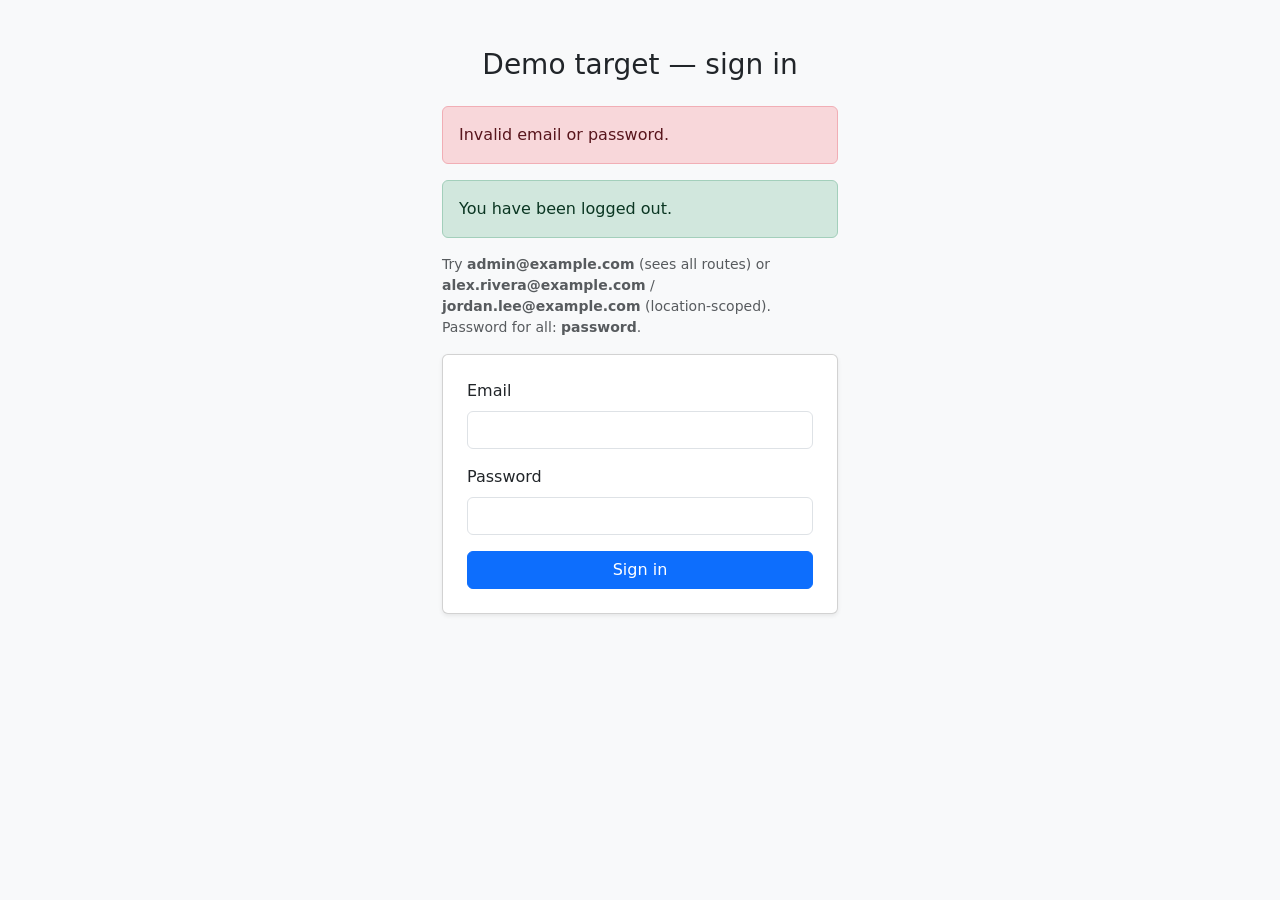
<file: src/main/resources/templates/login.html>
<!DOCTYPE html>
<html xmlns:th="http://www.thymeleaf.org" xmlns:sec="http://www.thymeleaf.org/extras/spring-security">
<head>
    <meta charset="UTF-8">
    <title>Login</title>
    <link rel="stylesheet" href="https://cdn.jsdelivr.net/npm/bootstrap@5.3.2/dist/css/bootstrap.min.css">
</head>
<body class="bg-light">
<div class="container mt-5" style="max-width:420px;">
    <h1 class="h3 mb-4 text-center">Demo target — sign in</h1>
    <div th:if="${param.error}" class="alert alert-danger">Invalid email or password.</div>
    <div th:if="${param.logout}" class="alert alert-success">You have been logged out.</div>
    <p class="text-muted small">Try <strong>admin@example.com</strong> (sees all routes) or
        <strong>alex.rivera@example.com</strong> / <strong>jordan.lee@example.com</strong> (location-scoped). Password for all: <strong>password</strong>.</p>
    <form th:action="@{/login}" method="post" class="card shadow-sm">
        <div class="card-body p-4">
            <div th:replace="~{fragments/csrf :: csrfInput}"></div>
            <div class="mb-3">
                <label class="form-label" for="username">Email</label>
                <input class="form-control" id="username" name="username" type="email" autocomplete="username" required>
            </div>
            <div class="mb-3">
                <label class="form-label" for="password">Password</label>
                <input class="form-control" id="password" name="password" type="password" autocomplete="current-password" required>
            </div>
            <button type="submit" class="btn btn-primary w-100">Sign in</button>
        </div>
    </form>
</div>
</body>
</html>
</file>
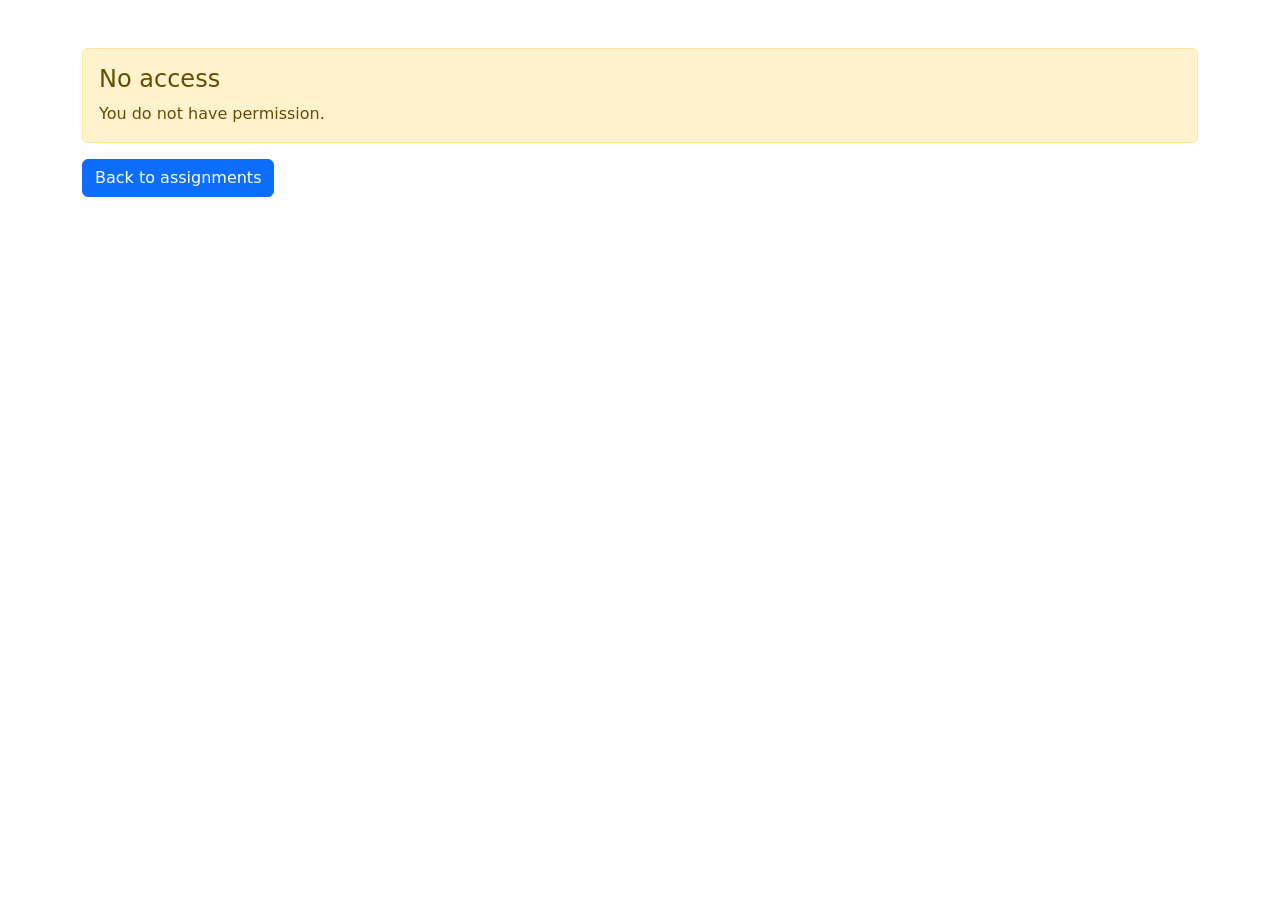
<file: src/main/resources/templates/no-access.html>
<!DOCTYPE html>
<html xmlns:th="http://www.thymeleaf.org">
<head>
    <meta charset="UTF-8">
    <title>Access denied</title>
    <link rel="stylesheet" href="https://cdn.jsdelivr.net/npm/bootstrap@5.3.2/dist/css/bootstrap.min.css">
</head>
<body>
<div class="container mt-5">
    <div th:replace="~{fragments/nav :: nav ('assignments')}"></div>
    <div class="alert alert-warning mt-3">
        <h1 class="h4">No access</h1>
        <p class="mb-0" th:text="${message} ?: 'You do not have permission for this area.'">You do not have permission.</p>
    </div>
    <a th:href="@{/assignments}" class="btn btn-primary">Back to assignments</a>
</div>
</body>
</html>
</file>
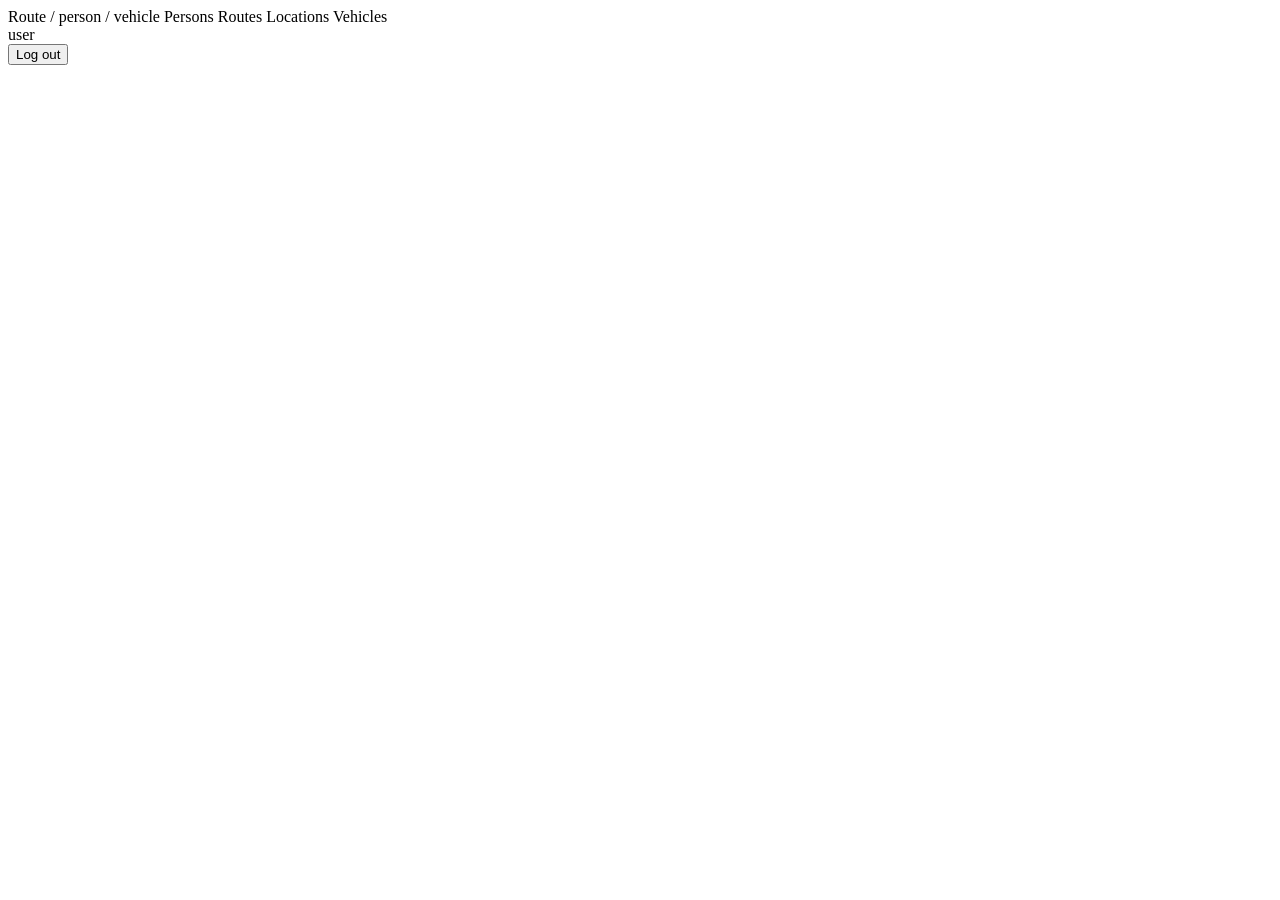
<file: src/main/resources/templates/fragments/nav.html>
<!DOCTYPE html>
<html xmlns:th="http://www.thymeleaf.org" xmlns:sec="http://www.thymeleaf.org/extras/spring-security">
<body>
<div th:fragment="nav (active)" class="d-flex justify-content-between mb-3 flex-wrap gap-2 align-items-center">
    <div class="d-flex flex-wrap gap-2">
        <a th:if="${perm.assignmentsRead}" th:href="@{/assignments}" class="btn btn-outline-primary"
           th:classappend="${active == 'assignments'} ? 'active' : _">Route / person / vehicle</a>
        <a th:if="${perm.personsManage}" th:href="@{/persons}" class="btn btn-outline-primary"
           th:classappend="${active == 'persons'} ? 'active' : _">Persons</a>
        <a th:if="${perm.routesRead}" th:href="@{/routes}" class="btn btn-outline-primary"
           th:classappend="${active == 'routes'} ? 'active' : _">Routes</a>
        <a th:if="${perm.locationsRead}" th:href="@{/locations}" class="btn btn-outline-primary"
           th:classappend="${active == 'locations'} ? 'active' : _">Locations</a>
        <a th:if="${perm.vehiclesRead}" th:href="@{/vehicles}" class="btn btn-outline-primary"
           th:classappend="${active == 'vehicles'} ? 'active' : _">Vehicles</a>
    </div>
    <div sec:authorize="isAuthenticated()" class="d-flex align-items-center gap-2 flex-wrap">
        <span class="text-muted small" sec:authentication="name">user</span>
        <form th:action="@{/logout}" method="post" class="m-0">
            <div th:replace="~{fragments/csrf :: csrfInput}"></div>
            <button type="submit" class="btn btn-outline-secondary btn-sm">Log out</button>
        </form>
    </div>
</div>
</body>
</html>
</file>
